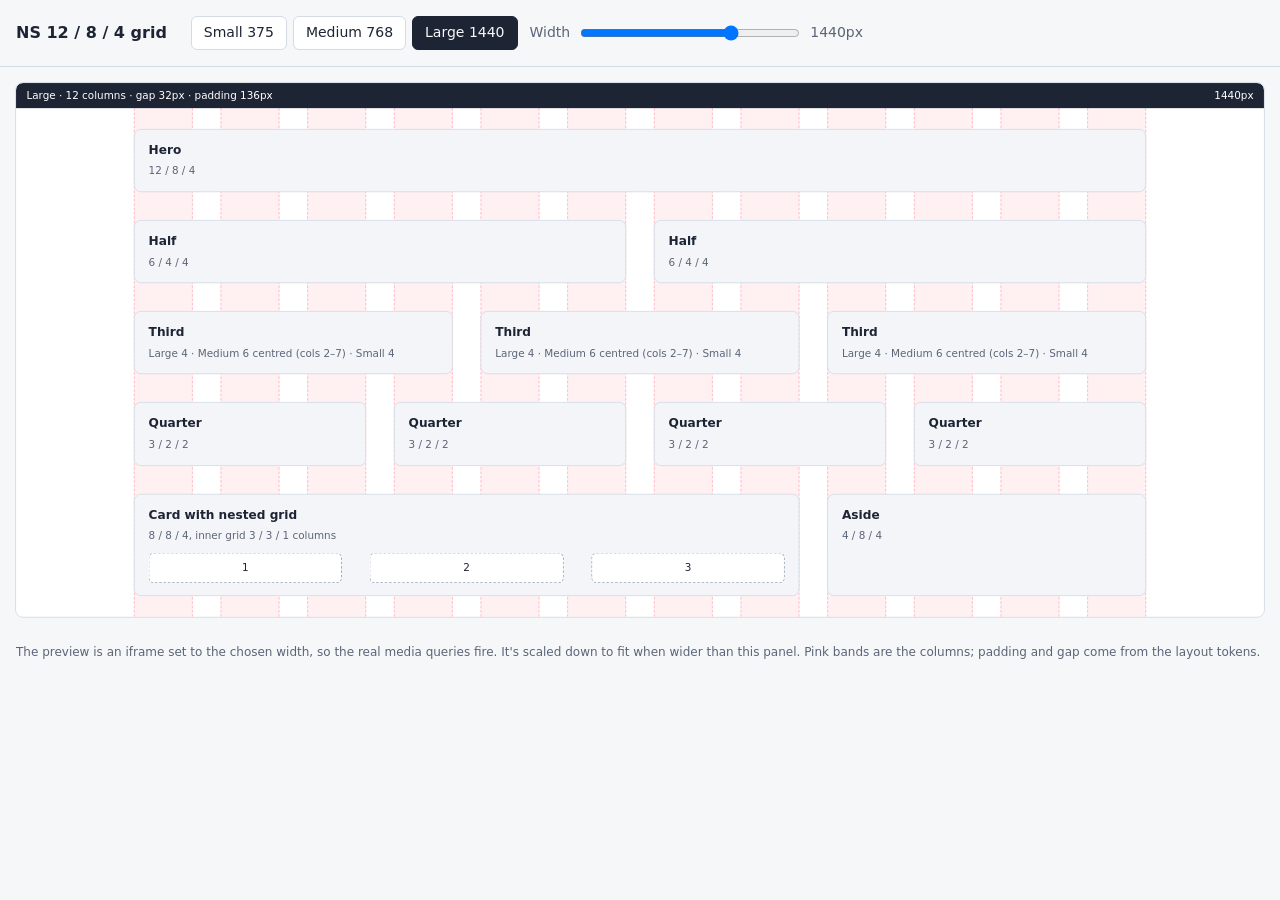
<file: index.html>
<!doctype html>
<html lang="en"><head><meta charset="utf-8"><meta name="viewport" content="width=device-width,initial-scale=1">
<title>Responsive Grid Preview</title>
<style>
:root{--bg:#f6f7f9;--fg:#1d2433;--muted:#5b6577;--line:#d5dbe5;--accent:#1d2433;--chip:#fff}
@media (prefers-color-scheme:dark){:root{--bg:#15181e;--fg:#e8ebf0;--muted:#9aa3b2;--line:#2c323c;--accent:#e8ebf0;--chip:#1e232b}}
*{box-sizing:border-box}
body{margin:0;background:var(--bg);color:var(--fg);font:14px/1.4 system-ui,-apple-system,Segoe UI,sans-serif}
header{padding:16px;display:flex;flex-wrap:wrap;gap:12px;align-items:center;border-bottom:1px solid var(--line)}
h1{font-size:16px;margin:0 12px 0 0}
.btns{display:flex;gap:6px;flex-wrap:wrap}
button{font:inherit;padding:6px 12px;border-radius:6px;border:1px solid var(--line);background:var(--chip);color:var(--fg);cursor:pointer}
button[aria-pressed=true]{background:var(--accent);color:var(--bg);border-color:var(--accent)}
label{display:flex;align-items:center;gap:8px;color:var(--muted)}
input[type=range]{width:220px}
.wrap{padding:16px;overflow:auto}
.frame{margin:0 auto;background:#fff;outline:1px solid var(--line);border-radius:8px;overflow:hidden;transform-origin:top left}
iframe{display:block;border:0;width:100%;height:100%}
.note{color:var(--muted);font-size:12px;padding:0 16px 16px}
</style></head><body>
<header>
  <h1>NS 12 / 8 / 4 grid</h1>
  <div class="btns">
    <button data-w="375">Small 375</button>
    <button data-w="768">Medium 768</button>
    <button data-w="1440">Large 1440</button>
  </div>
  <label>Width <input id="w" type="range" min="320" max="1920" step="1"><output id="wo"></output></label>
</header>
<div class="wrap" id="wrap"><div class="frame" id="frame"><iframe id="f" title="Grid preview" src="demo.html"></iframe></div></div>
<p class="note">The preview is an iframe set to the chosen width, so the real media queries fire. It's scaled down to fit when wider than this panel. Pink bands are the columns; padding and gap come from the layout tokens.</p>
<script>
const f = document.getElementById('f'), frame = document.getElementById('frame'), wrap = document.getElementById('wrap');
const r = document.getElementById('w'), o = document.getElementById('wo');
function set(w){
  w = +w; r.value = w; o.textContent = w + 'px';
  const avail = wrap.clientWidth - 32, s = Math.min(1, avail / w);
  frame.style.width = w + 'px';
  const doc = f.contentDocument, h = doc && doc.body ? Math.max(400, Math.ceil(doc.body.getBoundingClientRect().height)) : 1100;
  frame.style.width = w + 'px'; frame.style.height = h + 'px';
  frame.style.transform = `scale(${s})`;
  frame.style.marginBottom = (h * s - h) + 'px';
  frame.style.marginLeft = s < 1 ? '0' : 'auto';
  document.querySelectorAll('button').forEach(b => b.setAttribute('aria-pressed', +b.dataset.w === w));
}
document.querySelectorAll('button').forEach(b => b.onclick = () => { set(b.dataset.w); requestAnimationFrame(() => set(b.dataset.w)); });
r.oninput = () => { set(r.value); requestAnimationFrame(() => set(r.value)); };
addEventListener('resize', () => set(r.value));
f.addEventListener('load', () => requestAnimationFrame(() => set(r.value)));
set(1440);
</script>
</body></html>
</file>
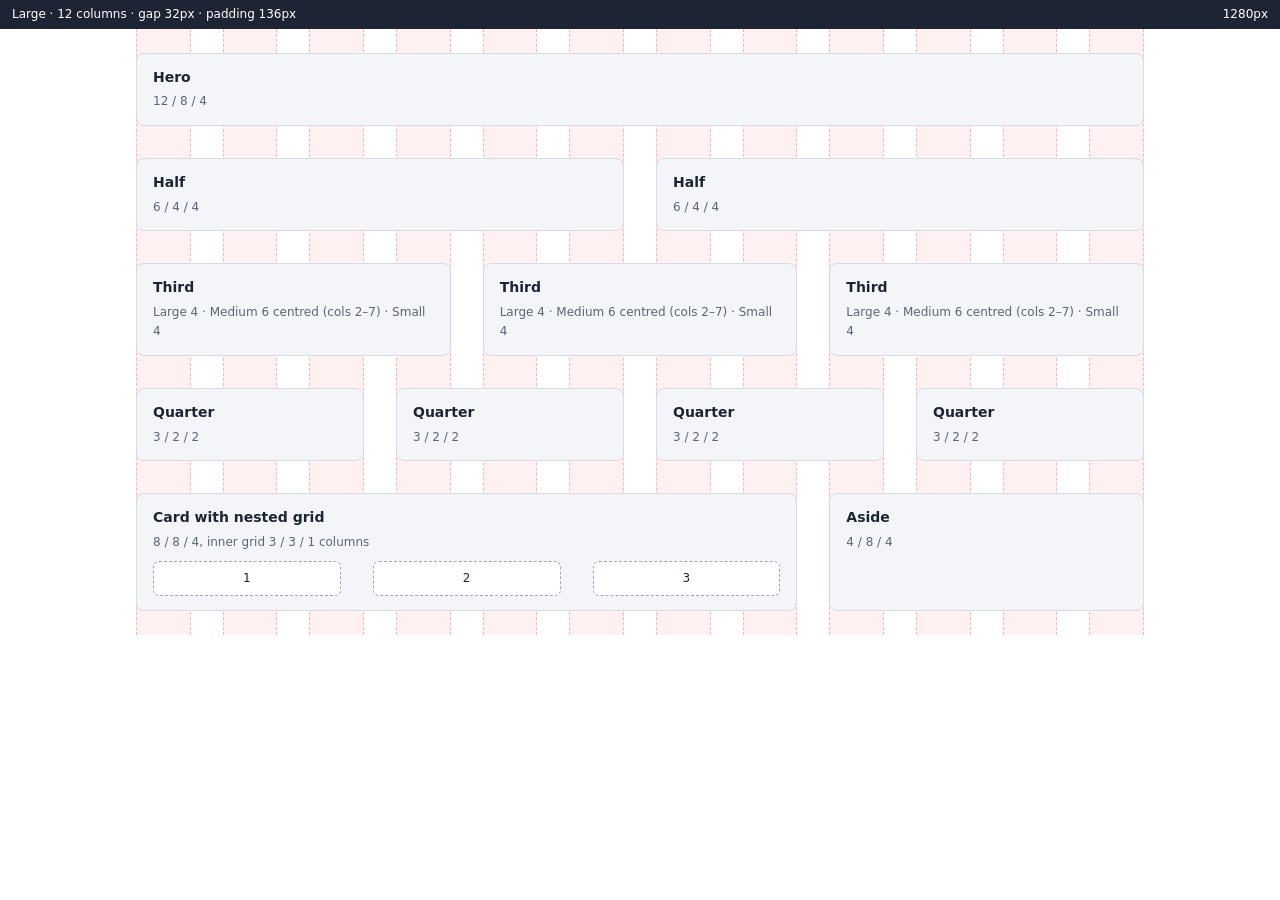
<file: demo.html>
<!doctype html>
<html lang="en">
<head>
<meta charset="utf-8">
<meta name="viewport" content="width=device-width, initial-scale=1">
<title>Grid demo</title>
<link rel="stylesheet" href="src/grid.css">
<style>
/* ---- demo styling (not part of the system) ---- */
*{box-sizing:border-box}
body{margin:0;font:14px/1.4 system-ui,-apple-system,Segoe UI,sans-serif;color:#1d2433;background:#fff}
.stage{position:relative;padding-block:24px}
.overlay{position:absolute;inset:0;pointer-events:none}
.overlay > i{background:rgba(255,64,96,.08);border-inline:1px dashed rgba(255,64,96,.35);grid-row:1;grid-column:auto / span 1}
.content{position:relative;row-gap:var(--nsds-layout-gap)}
.card{background:#f3f5f9;border:1px solid #d5dbe5;border-radius:8px;padding:14px 16px;min-height:72px}
.card b{display:block;font-size:14px;margin-bottom:4px}
.card span{font-size:12px;color:#5b6577}
.nested{margin-top:10px;row-gap:8px}
.nested > div{background:#fff;border:1px dashed #9aa6b8;border-radius:6px;padding:8px;font-size:12px;text-align:center}
.bp{position:sticky;top:0;z-index:2;background:#1d2433;color:#fff;font-size:12px;padding:6px 12px;display:flex;justify-content:space-between}
</style>
</head>
<body>
<div class="bp"><span id="bpName"></span><span id="bpWidth"></span></div>
<div class="stage">
  <div class="grid overlay" id="overlay"></div>
  <div class="grid content">
    <article class="card" data-span="12"><b>Hero</b><span>12 / 8 / 4</span></article>
    <article class="card" data-span="6" data-span-small="4"><b>Half</b><span>6 / 4 / 4</span></article>
    <article class="card" data-span="6" data-span-small="4"><b>Half</b><span>6 / 4 / 4</span></article>
    <article class="card" data-span="4" data-span-medium="6" data-align-medium="center" data-span-small="4"><b>Third</b><span>Large 4 · Medium 6 centred (cols 2–7) · Small 4</span></article>
    <article class="card" data-span="4" data-span-medium="6" data-align-medium="center" data-span-small="4"><b>Third</b><span>Large 4 · Medium 6 centred (cols 2–7) · Small 4</span></article>
    <article class="card" data-span="4" data-span-medium="6" data-align-medium="center" data-span-small="4"><b>Third</b><span>Large 4 · Medium 6 centred (cols 2–7) · Small 4</span></article>
    <article class="card" data-span="3" data-span-medium="2" data-span-small="2"><b>Quarter</b><span>3 / 2 / 2</span></article>
    <article class="card" data-span="3" data-span-medium="2" data-span-small="2"><b>Quarter</b><span>3 / 2 / 2</span></article>
    <article class="card" data-span="3" data-span-medium="2" data-span-small="2"><b>Quarter</b><span>3 / 2 / 2</span></article>
    <article class="card" data-span="3" data-span-medium="2" data-span-small="2"><b>Quarter</b><span>3 / 2 / 2</span></article>
    <article class="card" data-span="8" data-span-medium="8" data-span-small="4"><b>Card with nested grid</b><span>8 / 8 / 4, inner grid 3 / 3 / 1 columns</span>
      <div class="grid nested" data-columns="3" data-columns-small="1"><div>1</div><div>2</div><div>3</div></div>
    </article>
    <article class="card" data-span="4" data-span-medium="8" data-span-small="4"><b>Aside</b><span>4 / 8 / 4</span></article>
  </div>
</div>
<script type="module">
import { initGrid, watchBreakpoint } from './src/grid.js';
initGrid();
const overlay = document.getElementById('overlay');
const root = getComputedStyle(document.documentElement);
watchBreakpoint((bp) => {
  overlay.innerHTML = '<i></i>'.repeat(bp.columns);
  const s = getComputedStyle(document.documentElement);
  document.getElementById('bpName').textContent =
    `${bp.name[0].toUpperCase() + bp.name.slice(1)} · ${bp.columns} columns · gap ${s.getPropertyValue('--nsds-layout-gap').trim()} · padding ${s.getPropertyValue('--nsds-layout-padding-horizontal').trim()}`;
});
const w = () => (document.getElementById('bpWidth').textContent = innerWidth + 'px');
addEventListener('resize', w); w();
</script>
</body>
</html>
</file>
<file: src/grid.css>
/* 4. Layout — Responsive: Small is the base, Medium and Large are queries */
:root {
  --nsds-grid-columns: 4;
  --nsds-layout-gap: 16px;
  --nsds-layout-padding-horizontal: 24px;
}
@media (min-width: 768px) {
  :root { --nsds-grid-columns: 8;  --nsds-layout-gap: 24px; --nsds-layout-padding-horizontal: 32px; }
}
@media (min-width: 1024px) {
  :root { --nsds-grid-columns: 12; --nsds-layout-gap: 32px; --nsds-layout-padding-horizontal: 136px; }
}

.grid {
  --cols: var(--nsds-grid-columns);
  display: grid;
  grid-template-columns: repeat(var(--cols), minmax(0, 1fr));
  gap: var(--nsds-layout-gap);
  padding-inline: var(--nsds-layout-padding-horizontal);
  /* stop a parent's span values leaking into nested children */
  --span-small: initial; --span-medium: initial; --span-large: initial;
  --start-small: initial; --start-medium: initial; --start-large: initial;
}
.grid > * { --cols-small: initial; --cols-medium: initial; --cols-large: initial; }
.grid .grid { padding-inline: 0; }

/* nested grids with their own column count */
.grid[data-columns] { --cols: var(--cols-small, var(--cols-medium, var(--cols-large))); }
@media (min-width: 768px)  { .grid[data-columns] { --cols: var(--cols-medium, var(--cols-large, var(--cols-small))); } }
@media (min-width: 1024px) { .grid[data-columns] { --cols: var(--cols-large, var(--cols-medium, var(--cols-small))); } }

/* spans: unset = full width; start: unset = auto-placed */
.grid > * { grid-column: var(--start-small, auto) / span var(--span-small, var(--cols)); }
@media (min-width: 768px) {
  .grid > * { grid-column: var(--start-medium, auto) / span var(--span-medium, var(--span-small, var(--cols))); }
}
@media (min-width: 1024px) {
  .grid > * { grid-column: var(--start-large, auto) / span var(--span-large, var(--span-medium, var(--span-small, var(--cols)))); }
}

/* children of a nested grid with no span flow one per column */
.grid[data-columns] > :not([data-span]) { grid-column: auto; }
</file>
